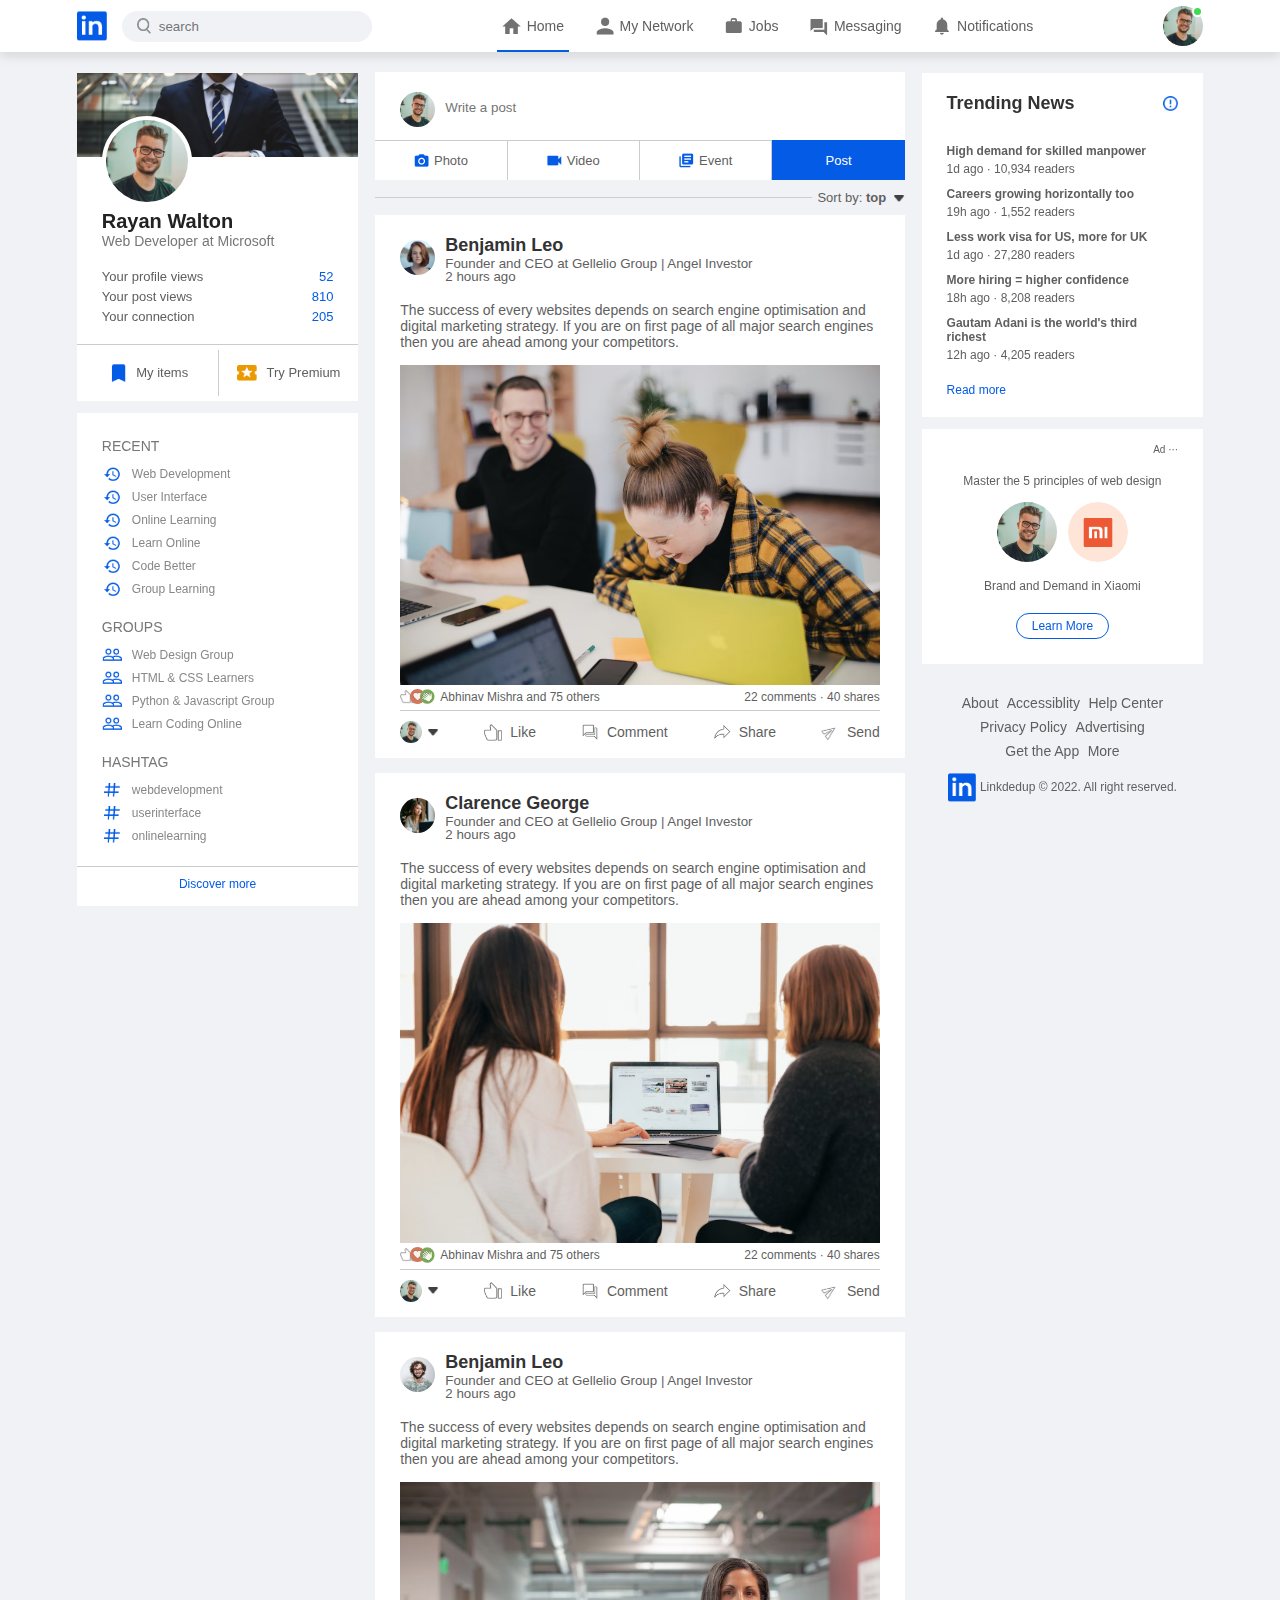
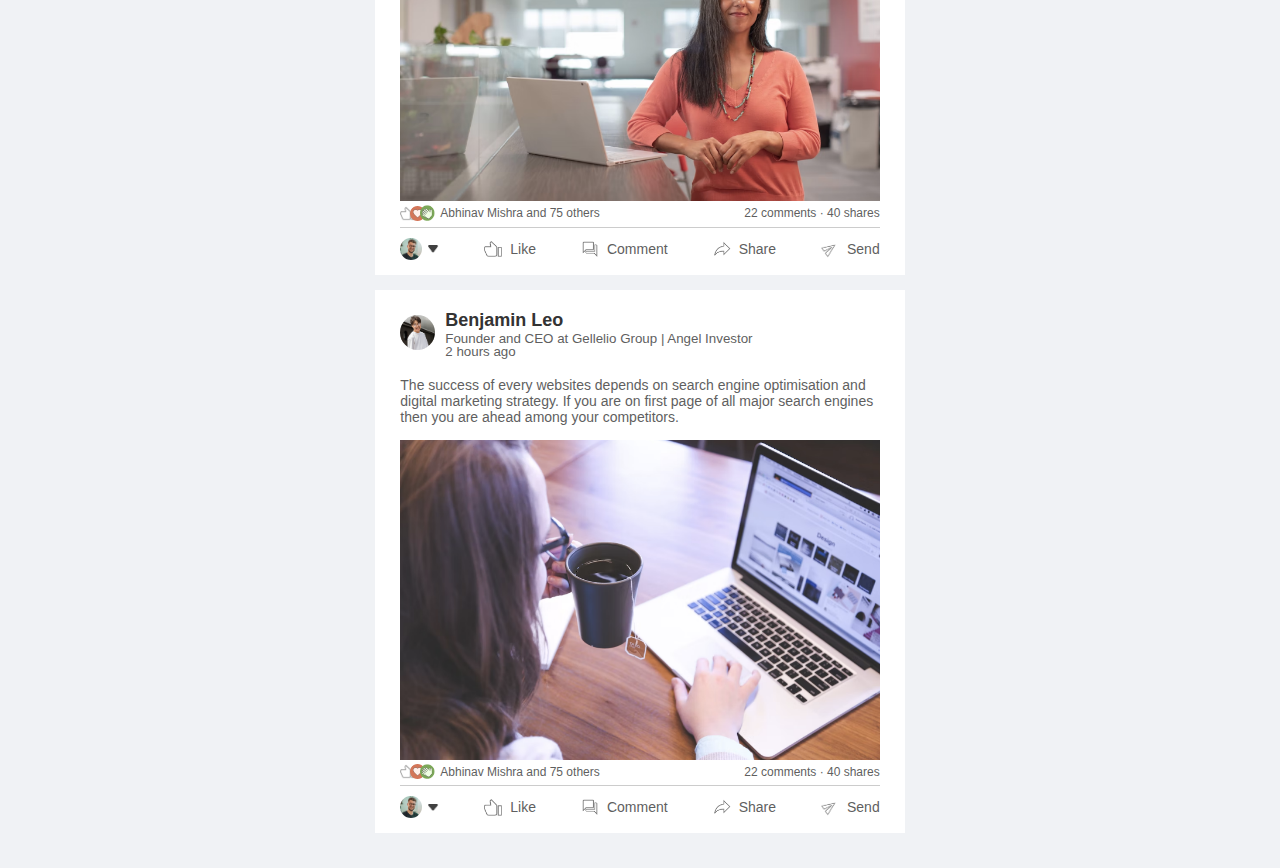
<file: index.html>
<!DOCTYPE html>
<html lang="en">

<head>
    <meta charset="UTF-8">
    <meta http-equiv="X-UA-Compatible" content="IE=edge">
    <meta name="viewport" content="width=device-width, initial-scale=1.0">
    <link rel="shortcut icon" type="x-icon" href="images/logo.png">
    <title>Social Media Website Design</title>

    <link rel="stylesheet" href="style.css">
</head>

<body>

    <div class="navbar">

        <div class="navbar-left">
            <a href="index.html" class="logo"><img src="images/logo.png" alt=""></a>

            <div class="search-box">
                <img src="images/search.png" alt="">
                <input type="text" placeholder="search">
            </div>
        </div>

        <div class="navbar-center">
            <ul>
                <li><a href="index.html" class="active-link"><img src="images/home.png" alt=""><span>Home</span></a>
                </li>
                <li><a href="#"><img src="images/network.png" alt=""><span>My Network</span></a></li>
                <li><a href="#"><img src="images/jobs.png" alt=""><span>Jobs</span></a></li>
                <li><a href="#"><img src="images/message.png" alt=""><span>Messaging</span></a></li>
                <li><a href="#"><img src="images/notification.png" alt=""><span>Notifications</span></a></li>
            </ul>
        </div>

        <div class="navbar-right">
            <div class="online">
                <img src="images/user-1.png" alt="" class="nav-profile-img" onclick="toggleMenu()">
            </div>
        </div>

        <!-- --------------- Profile-drop-down-menu -->
        <div class="profile-menu-wrap" id="profileMenu">
            <div class="profile-menu">
                <div class="user-info">
                    <img src="images/user-1.png" alt="">
                    <div>
                        <h3>Rayan Walton</h3>
                        <a href="profile.html">See your profile</a>
                    </div>
                </div>
                <hr>
                <a href="#" class="profile-menu-link">
                    <img src="images/feedback.png" alt="">
                    <p>Give Feedback</p>
                    <span>></span>
                </a>
                <a href="#" class="profile-menu-link">
                    <img src="images/setting.png" alt="">
                    <p>Setting & Privacy</p>
                    <span>></span>
                </a>
                <a href="#" class="profile-menu-link">
                    <img src="images/help.png" alt="">
                    <p>Help & Support</p>
                    <span>></span>
                </a>
                <a href="#" class="profile-menu-link">
                    <img src="images/display.png" alt="">
                    <p>Display & Accessiblity</p>
                    <span>></span>
                </a>
                <a href="#" class="profile-menu-link">
                    <img src="images/logout.png" alt="">
                    <p>Logout</p>
                    <span>></span>
                </a>
            </div>
        </div>



    </div>

    <!-- ----------------------Navbar End Here---------------------------------- -->

    <div class="container">

        <!-- ---------Left-sidebar------------ -->
        <div class="left-sidebar">
            <div class="sidebar-profile-box">
                <img src="images/cover-pic.png" alt="" width="100%">
                <div class="sidebar-profile-info">
                    <img src="images/user-1.png" alt="">
                    <h1>Rayan Walton</h1>
                    <h3>Web Developer at Microsoft</h3>
                    <ul>
                        <li>Your profile views <span>52</span></li>
                        <li>Your post views <span>810</span></li>
                        <li>Your connection <span>205</span></li>
                    </ul>
                </div>
                <div class="sidebar-profile-link">
                    <a href="#"><img src="images/items.png" alt="">My items</a>
                    <a href="#"><img src="images/premium.png" alt="">Try Premium</a>
                </div>
            </div>
            <div class="sidebar-activity" id="sidebarActivity">
                <h3>RECENT</h3>
                <a href="#"><img src="images/recent.png" alt="">Web Development</a>
                <a href="#"><img src="images/recent.png" alt="">User Interface</a>
                <a href="#"><img src="images/recent.png" alt="">Online Learning</a>
                <a href="#"><img src="images/recent.png" alt="">Learn Online</a>
                <a href="#"><img src="images/recent.png" alt="">Code Better</a>
                <a href="#"><img src="images/recent.png" alt="">Group Learning</a>
                <h3>GROUPS</h3>
                <a href="#"><img src="images/group.png" alt="">Web Design Group</a>
                <a href="#"><img src="images/group.png" alt="">HTML & CSS Learners</a>
                <a href="#"><img src="images/group.png" alt="">Python & Javascript Group</a>
                <a href="#"><img src="images/group.png" alt="">Learn Coding Online</a>
                <h3>HASHTAG</h3>
                <a href="#"><img src="images/hashtag.png" alt="">webdevelopment</a>
                <a href="#"><img src="images/hashtag.png" alt="">userinterface</a>
                <a href="#"><img src="images/hashtag.png" alt="">onlinelearning</a>
                <div class="discover-more-link">
                    <a href="#">Discover more</a>
                </div>
            </div>
            <p id="showMoreLink" onclick="toggleActivity()">Show more <b>+</b></p>
        </div>

        <!-- ---------Main-sidebar------------ -->
        <div class="main-sidebar">

            <div class="create-post">
                <div class="create-post-input">
                    <img src="images/user-1.png" alt="">
                    <textarea name="" id="" rows="2" placeholder="Write a post"></textarea>
                </div>

                <div class="create-post-links">
                    <li><img src="images/photo.png" alt="">Photo</li>
                    <li><img src="images/video.png" alt="">Video</li>
                    <li><img src="images/event.png" alt="">Event</li>
                    <li>Post</li>
                </div>
            </div>

            <div class="sort-by">
                <hr>
                <p>Sort by: <span>top <img src="images/down-arrow.png" alt=""></span></p>
            </div>

            <div class="post">
                <div class="post-author">
                    <img src="images/user-3.png" alt="">
                    <div>
                        <h1>Benjamin Leo</h1>
                        <small>Founder and CEO at Gellelio Group | Angel Investor</small>
                        <small>2 hours ago</small>
                    </div>
                </div>
                <p>The success of every websites depends on search engine optimisation and
                    digital marketing strategy. If you are on first page of all major search engines
                    then you are ahead among your competitors.</p>
                <img src="images/post-image-1.png" alt="" width="100%">

                <div class="post-stats">
                    <div>
                        <img src="images/thumbsup.png" alt="">
                        <img src="images/love.png" alt="">
                        <img src="images/clap.png" alt="">
                        <span class="liked-users">Abhinav Mishra and 75 others</span>
                    </div>
                    <div>
                        <span>22 comments &middot; 40 shares</span>
                    </div>
                </div>
                <div class="post-activity">
                    <div>
                        <img src="images/user-1.png" alt="" class="post-activity-user-icon">
                        <img src="images/down-arrow.png" alt="" class="post-activity-arrow-icon">
                    </div>
                    <div class="post-activity-link">
                        <img src="images/like.png" alt="">
                        <span>Like</span>
                    </div>
                    <div class="post-activity-link">
                        <img src="images/comment.png" alt="">
                        <span>Comment</span>
                    </div>
                    <div class="post-activity-link">
                        <img src="images/share.png" alt="">
                        <span>Share</span>
                    </div>
                    <div class="post-activity-link">
                        <img src="images/send.png" alt="">
                        <span>Send</span>
                    </div>
                </div>
            </div>
            <div class="post">
                <div class="post-author">
                    <img src="images/user-4.png" alt="">
                    <div>
                        <h1>Clarence George</h1>
                        <small>Founder and CEO at Gellelio Group | Angel Investor</small>
                        <small>2 hours ago</small>
                    </div>
                </div>
                <p>The success of every websites depends on search engine optimisation and
                    digital marketing strategy. If you are on first page of all major search engines
                    then you are ahead among your competitors.</p>
                <img src="images/post-image-2.png" alt="" width="100%">

                <div class="post-stats">
                    <div>
                        <img src="images/thumbsup.png" alt="">
                        <img src="images/love.png" alt="">
                        <img src="images/clap.png" alt="">
                        <span class="liked-users">Abhinav Mishra and 75 others</span>
                    </div>
                    <div>
                        <span>22 comments &middot; 40 shares</span>
                    </div>
                </div>
                <div class="post-activity">
                    <div>
                        <img src="images/user-1.png" alt="" class="post-activity-user-icon">
                        <img src="images/down-arrow.png" alt="" class="post-activity-arrow-icon">
                    </div>
                    <div class="post-activity-link">
                        <img src="images/like.png" alt="">
                        <span>Like</span>
                    </div>
                    <div class="post-activity-link">
                        <img src="images/comment.png" alt="">
                        <span>Comment</span>
                    </div>
                    <div class="post-activity-link">
                        <img src="images/share.png" alt="">
                        <span>Share</span>
                    </div>
                    <div class="post-activity-link">
                        <img src="images/send.png" alt="">
                        <span>Send</span>
                    </div>
                </div>
            </div>
            <div class="post">
                <div class="post-author">
                    <img src="images/user-2.png" alt="">
                    <div>
                        <h1>Benjamin Leo</h1>
                        <small>Founder and CEO at Gellelio Group | Angel Investor</small>
                        <small>2 hours ago</small>
                    </div>
                </div>
                <p>The success of every websites depends on search engine optimisation and
                    digital marketing strategy. If you are on first page of all major search engines
                    then you are ahead among your competitors.</p>
                <img src="images/post-image-3.png" alt="" width="100%">

                <div class="post-stats">
                    <div>
                        <img src="images/thumbsup.png" alt="">
                        <img src="images/love.png" alt="">
                        <img src="images/clap.png" alt="">
                        <span class="liked-users">Abhinav Mishra and 75 others</span>
                    </div>
                    <div>
                        <span>22 comments &middot; 40 shares</span>
                    </div>
                </div>
                <div class="post-activity">
                    <div>
                        <img src="images/user-1.png" alt="" class="post-activity-user-icon">
                        <img src="images/down-arrow.png" alt="" class="post-activity-arrow-icon">
                    </div>
                    <div class="post-activity-link">
                        <img src="images/like.png" alt="">
                        <span>Like</span>
                    </div>
                    <div class="post-activity-link">
                        <img src="images/comment.png" alt="">
                        <span>Comment</span>
                    </div>
                    <div class="post-activity-link">
                        <img src="images/share.png" alt="">
                        <span>Share</span>
                    </div>
                    <div class="post-activity-link">
                        <img src="images/send.png" alt="">
                        <span>Send</span>
                    </div>
                </div>
            </div>
            <div class="post">
                <div class="post-author">
                    <img src="images/user-5.png" alt="">
                    <div>
                        <h1>Benjamin Leo</h1>
                        <small>Founder and CEO at Gellelio Group | Angel Investor</small>
                        <small>2 hours ago</small>
                    </div>
                </div>
                <p>The success of every websites depends on search engine optimisation and
                    digital marketing strategy. If you are on first page of all major search engines
                    then you are ahead among your competitors.</p>
                <img src="images/post-image-4.png" alt="" width="100%">

                <div class="post-stats">
                    <div>
                        <img src="images/thumbsup.png" alt="">
                        <img src="images/love.png" alt="">
                        <img src="images/clap.png" alt="">
                        <span class="liked-users">Abhinav Mishra and 75 others</span>
                    </div>
                    <div>
                        <span>22 comments &middot; 40 shares</span>
                    </div>
                </div>
                <div class="post-activity">
                    <div>
                        <img src="images/user-1.png" alt="" class="post-activity-user-icon">
                        <img src="images/down-arrow.png" alt="" class="post-activity-arrow-icon">
                    </div>
                    <div class="post-activity-link">
                        <img src="images/like.png" alt="">
                        <span>Like</span>
                    </div>
                    <div class="post-activity-link">
                        <img src="images/comment.png" alt="">
                        <span>Comment</span>
                    </div>
                    <div class="post-activity-link">
                        <img src="images/share.png" alt="">
                        <span>Share</span>
                    </div>
                    <div class="post-activity-link">
                        <img src="images/send.png" alt="">
                        <span>Send</span>
                    </div>
                </div>
            </div>

        </div>

        <!-- ---------Right-sidebar------------ -->
        <div class="right-sidebar">
            <div class="sidebar-news">
                <img src="images/more.png" alt="" class="info-icon">
                <h3>Trending News</h3>
                <a href="#">High demand for skilled manpower</a>
                <span>1d ago &middot; 10,934 readers</span>
                <a href="#">Careers growing horizontally too</a>
                <span>19h ago &middot; 1,552 readers</span>
                <a href="#">Less work visa for US, more for UK</a>
                <span>1d ago &middot; 27,280 readers</span>
                <a href="#">More hiring = higher confidence</a>
                <span>18h ago &middot; 8,208 readers</span>
                <a href="#">Gautam Adani is the world's third richest</a>
                <span>12h ago &middot; 4,205 readers</span>

                <a href="#" class="read-more-link">Read more</a>
            </div>

            <div class="sidebar-ad">
                <small>Ad &middot;&middot;&middot;</small>
                <p>Master the 5 principles of web design</p>
                <div>
                    <img src="images/user-1.png" alt="">
                    <img src="images/mi-logo.png" alt="">
                </div>
                <b>Brand and Demand in Xiaomi</b>
                <a href="#" class="ad-link">Learn More</a>
            </div>

            <div class="sidebar-useful-links">
                <a href="#">About</a>
                <a href="#">Accessiblity</a>
                <a href="#">Help Center</a>
                <a href="#">Privacy Policy</a>
                <a href="#">Advertising</a>
                <a href="#">Get the App</a>
                <a href="#">More</a>

                <div class="copyright-msg">
                    <img src="images/logo.png" alt="">
                    <p>Linkdedup &#169; 2022. All right reserved.</p>
                </div>
            </div>
        </div>

    </div>

    <script>

        let profileMenu = document.getElementById("profileMenu")

        function toggleMenu() {
            profileMenu.classList.toggle("open-menu")
        }


        // To hide activity
        let sidebarActivity = document.getElementById("sidebarActivity");
        let moreLink = document.getElementById("showMoreLink")


        function toggleActivity() {
            sidebarActivity.classList.toggle("open-activity")

            if (sidebarActivity.classList.contains("open-activity")) {
                moreLink.innerHTML = "Show less <b>-</b>"
            }
            else {
                moreLink.innerHTML = "Show more <b>+</b>"
            }
        }

    </script>
</body>

</html>
</file>
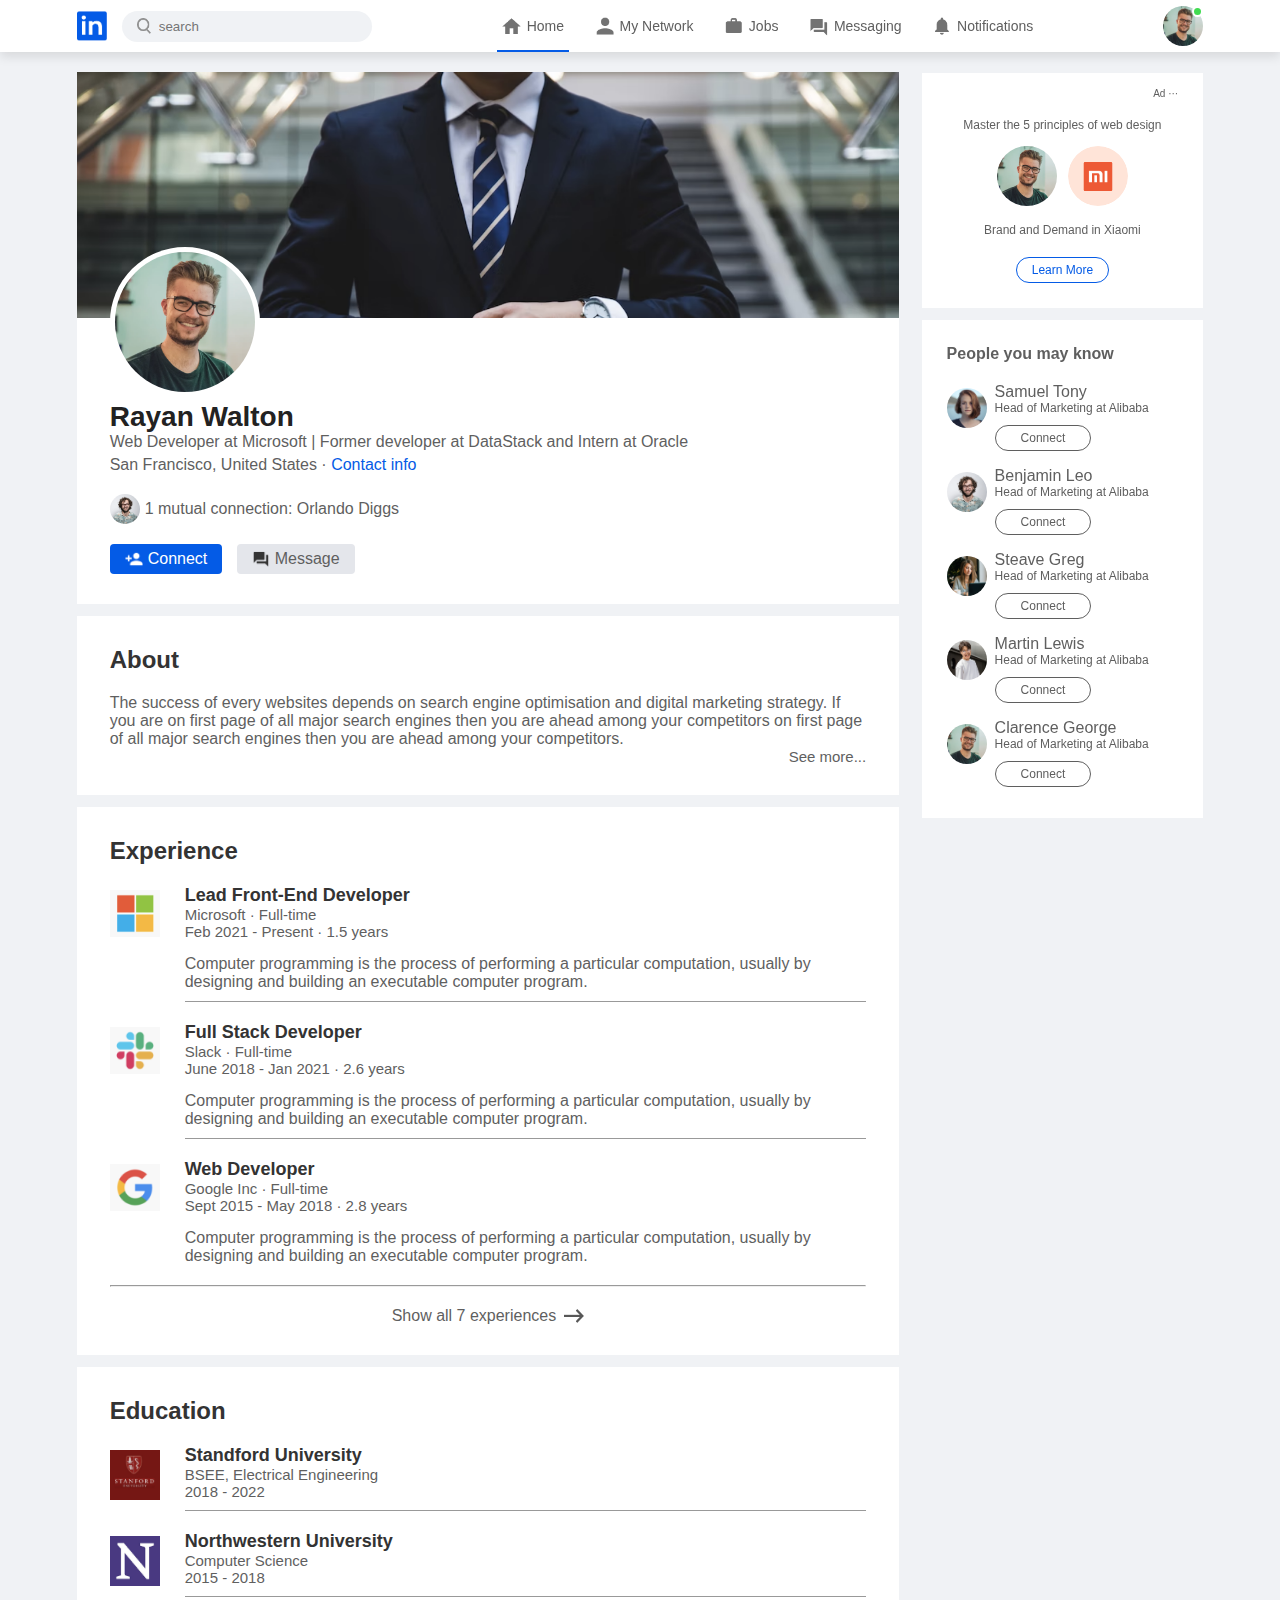
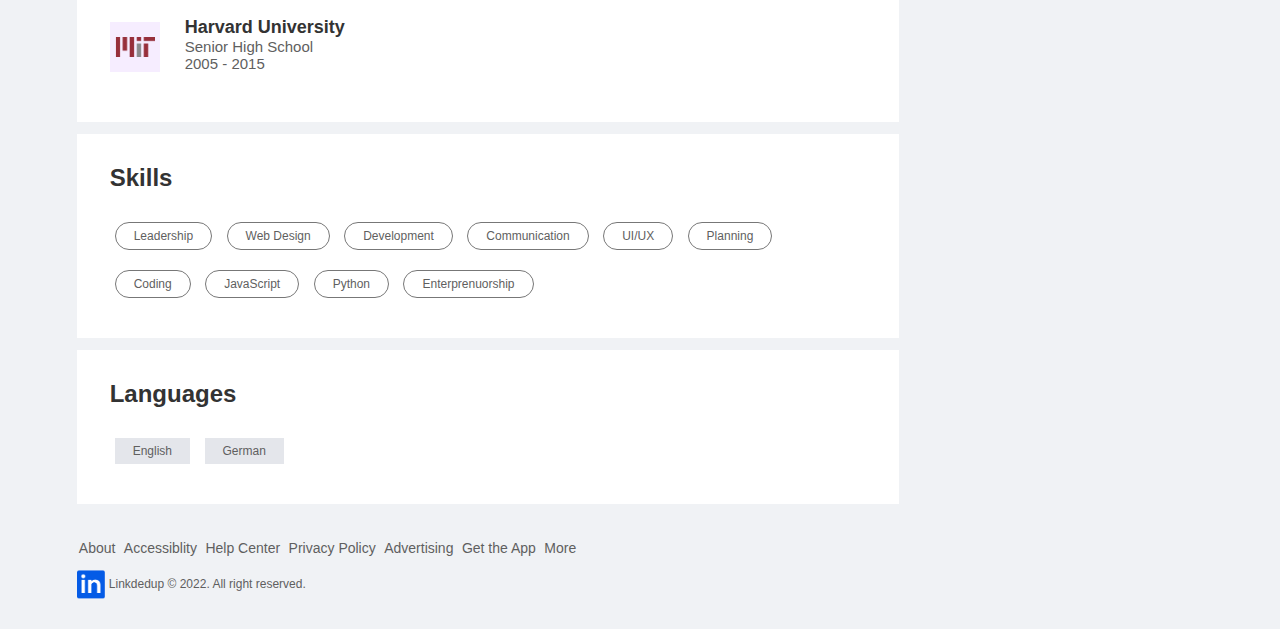
<file: profile.html>
<!DOCTYPE html>
<html lang="en">

<head>
    <meta charset="UTF-8">
    <meta http-equiv="X-UA-Compatible" content="IE=edge">
    <meta name="viewport" content="width=device-width, initial-scale=1.0">
    <title>Social Media Website Design</title>

    <link rel="stylesheet" href="style.css">
</head>

<body>

    <div class="navbar">

        <div class="navbar-left">
            <a href="index.html" class="logo"><img src="images/logo.png" alt=""></a>

            <div class="search-box">
                <img src="images/search.png" alt="">
                <input type="text" placeholder="search">
            </div>
        </div>

        <div class="navbar-center">
            <ul>
                <li><a href="#" class="active-link"><img src="images/home.png" alt=""><span>Home</span></a></li>
                <li><a href="#"><img src="images/network.png" alt=""><span>My Network</span></a></li>
                <li><a href="#"><img src="images/jobs.png" alt=""><span>Jobs</span></a></li>
                <li><a href="#"><img src="images/message.png" alt=""><span>Messaging</span></a></li>
                <li><a href="#"><img src="images/notification.png" alt=""><span>Notifications</span></a></li>
            </ul>
        </div>

        <div class="navbar-right">
            <div class="online">
                <img src="images/user-1.png" alt="" class="nav-profile-img" onclick="toggleMenu()">
            </div>
        </div>

        <!-- --------------- Profile-drop-down-menu -->
        <div class="profile-menu-wrap" id="profileMenu">
            <div class="profile-menu">
                <div class="user-info">
                    <img src="images/user-1.png" alt="">
                    <div>
                        <h3>Rayan Walton</h3>
                        <a href="profile.html">See your profile</a>
                    </div>
                </div>
                <hr>
                <a href="#" class="profile-menu-link">
                    <img src="images/feedback.png" alt="">
                    <p>Give Feedback</p>
                    <span>></span>
                </a>
                <a href="#" class="profile-menu-link">
                    <img src="images/setting.png" alt="">
                    <p>Setting & Privacy</p>
                    <span>></span>
                </a>
                <a href="#" class="profile-menu-link">
                    <img src="images/help.png" alt="">
                    <p>Help & Support</p>
                    <span>></span>
                </a>
                <a href="#" class="profile-menu-link">
                    <img src="images/display.png" alt="">
                    <p>Display & Accessiblity</p>
                    <span>></span>
                </a>
                <a href="#" class="profile-menu-link">
                    <img src="images/logout.png" alt="">
                    <p>Logout</p>
                    <span>></span>
                </a>
            </div>
        </div>



    </div>

    <!-- ----------------------Navbar End Here---------------------------------- -->

    <div class="container">

        <!-- --------------- Profile Main -->
        <div class="profile-main">
            <div class="profile-container">
                <img src="images/cover-pic.png" alt="" width="100%">
                <div class="profile-container-inner">
                    <img src="images/user-1.png" alt="" class="profile-pic">
                    <h1>Rayan Walton</h1>
                    <b>Web Developer at Microsoft | Former developer at DataStack and Intern at Oracle</b>
                    <p>San Francisco, United States &middot; <a href="#">Contact info</a></p>
                    <div class="mutual-connection">
                        <img src="images/user-2.png" alt="">
                        <span>1 mutual connection: Orlando Diggs</span>
                    </div>
                    <div class="profile-btn">
                        <a href="#" class="primary-btn"><img src="images/connect.png" alt="">Connect</a>
                        <a href="#"><img src="images/chat.png" alt="">Message</a>
                    </div>
                </div>
            </div>

            <!-- About -->
            <div class="profile-description">
                <h2>About</h2>
                <p>The success of every websites depends on search engine optimisation and digital
                    marketing strategy. If you are on first page of all major search engines then you
                    are ahead among your competitors on first page of all major search engines then you
                    are ahead among your competitors.</p>
                <a href="#" class="see-more-link">See more...</a>
            </div>

            <!-- Experience -->
            <div class="profile-description">
                <h2>Experience</h2>
                <div class="profile-desc-row">
                    <img src="images/microsoft.png" alt="">
                    <div>
                        <h3>Lead Front-End Developer</h3>
                        <b>Microsoft &middot; Full-time</b>
                        <b>Feb 2021 - Present &middot; 1.5 years</b>
                        <p>Computer programming is the process of performing a particular
                            computation, usually by designing and building an executable computer
                            program.</p>
                        <hr>
                    </div>
                </div>
                <div class="profile-desc-row">
                    <img src="images/slack.png" alt="">
                    <div>
                        <h3>Full Stack Developer</h3>
                        <b>Slack &middot; Full-time</b>
                        <b>June 2018 - Jan 2021 &middot; 2.6 years</b>
                        <p>Computer programming is the process of performing a particular
                            computation, usually by designing and building an executable computer
                            program.</p>
                        <hr>
                    </div>
                </div>
                <div class="profile-desc-row">
                    <img src="images/google.png" alt="">
                    <div>
                        <h3>Web Developer</h3>
                        <b>Google Inc &middot; Full-time</b>
                        <b>Sept 2015 - May 2018 &middot; 2.8 years</b>
                        <p>Computer programming is the process of performing a particular
                            computation, usually by designing and building an executable computer
                            program.</p>
                    </div>
                </div>
                <hr>
                <a href="#" class="experience-link">Show all 7 experiences <img src="images/right-arrow.png" alt=""></a>
            </div>


            <!-- Education -->
            <div class="profile-description">
                <h2>Education</h2>
                <div class="profile-desc-row">
                    <img src="images/stanford.png" alt="">
                    <div>
                        <h3>Standford University</h3>
                        <b>BSEE, Electrical Engineering</b>
                        <b>2018 - 2022</b>
                        <hr>
                    </div>
                </div>
                <div class="profile-desc-row">
                    <img src="images/north.png" alt="">
                    <div>
                        <h3>Northwestern University</h3>
                        <b>Computer Science</b>
                        <b>2015 - 2018</b>
                        <hr>
                    </div>
                </div>
                <div class="profile-desc-row">
                    <img src="images/mit.png" alt="">
                    <div>
                        <h3>Harvard University</h3>
                        <b>Senior High School</b>
                        <b>2005 - 2015</b>
                    </div>
                </div>
            </div>


            <!-- Skills -->
            <div class="profile-description">
                <h2>Skills</h2>
                <a href="#" class="skills-btn">Leadership</a>
                <a href="#" class="skills-btn">Web Design</a>
                <a href="#" class="skills-btn">Development</a>
                <a href="#" class="skills-btn">Communication</a>
                <a href="#" class="skills-btn">UI/UX</a>
                <a href="#" class="skills-btn">Planning</a>
                <a href="#" class="skills-btn">Coding</a>
                <a href="#" class="skills-btn">JavaScript</a>
                <a href="#" class="skills-btn">Python</a>
                <a href="#" class="skills-btn">Enterprenuorship</a>
            </div>


            <!-- Languages -->
            <div class="profile-description">
                <h2>Languages</h2>
                <a href="#" class="language-btn">English</a>
                <a href="#" class="language-btn">German</a>
            </div>



        </div>
        <!-- ------------- Profile Sidebar -->
        <div class="profile-sidebar">

            <div class="sidebar-ad">
                <small>Ad &middot;&middot;&middot;</small>
                <p>Master the 5 principles of web design</p>
                <div>
                    <img src="images/user-1.png" alt="">
                    <img src="images/mi-logo.png" alt="">
                </div>
                <b>Brand and Demand in Xiaomi</b>
                <a href="#" class="ad-link">Learn More</a>
            </div>

            <div class="sidebar-people">
                <h3>People you may know</h3>
                <div class="sidebar-people-row">
                    <img src="images/user-3.png" alt="">
                    <div>
                        <h2>Samuel Tony</h2>
                        <p>Head of Marketing at Alibaba</p>
                        <a href="#">Connect</a>
                    </div>
                </div>
                <div class="sidebar-people-row">
                    <img src="images/user-2.png" alt="">
                    <div>
                        <h2>Benjamin Leo</h2>
                        <p>Head of Marketing at Alibaba</p>
                        <a href="#">Connect</a>
                    </div>
                </div>
                <div class="sidebar-people-row">
                    <img src="images/user-4.png" alt="">
                    <div>
                        <h2>Steave Greg</h2>
                        <p>Head of Marketing at Alibaba</p>
                        <a href="#">Connect</a>
                    </div>
                </div>
                <div class="sidebar-people-row">
                    <img src="images/user-5.png" alt="">
                    <div>
                        <h2>Martin Lewis</h2>
                        <p>Head of Marketing at Alibaba</p>
                        <a href="#">Connect</a>
                    </div>
                </div>
                <div class="sidebar-people-row">
                    <img src="images/user-1.png" alt="">
                    <div>
                        <h2>Clarence George</h2>
                        <p>Head of Marketing at Alibaba</p>
                        <a href="#">Connect</a>
                    </div>
                </div>
            </div>
        </div>
    </div>

    <div class="profile-footer">

        <div class="sidebar-useful-links">
            <a href="#">About</a>
            <a href="#">Accessiblity</a>
            <a href="#">Help Center</a>
            <a href="#">Privacy Policy</a>
            <a href="#">Advertising</a>
            <a href="#">Get the App</a>
            <a href="#">More</a>

            <div class="copyright-msg">
                <img src="images/logo.png" alt="">
                <p>Linkdedup &#169; 2022. All right reserved.</p>
            </div>
        </div>
    </div>

    <script>

        let profileMenu = document.getElementById("profileMenu")

        function toggleMenu() {
            profileMenu.classList.toggle("open-menu")
        }

    </script>
</body>

</html>



<!-- If you want to upload this project on netlify then use root 
 for define color and then image for the title -->
</file>
<file: style.css>
* {
    margin: 0px;
    padding: 0px;
    box-sizing: border-box;
    font-family: "Poppins", sans-serif;
}

body {
    background: #f0f2f5;
    color: #5f5f5f;
}

a {
    text-decoration: none;
    color: #5f5f5f;
}

.navbar {
    display: flex;
    align-items: center;
    justify-content: space-between;
    background-color: #fff;
    padding: 6px 6%;
    position: sticky;
    top: 0;
    z-index: 100;
    box-shadow: 0 5px 10px rgba(0, 0, 0, 0.1);
}

.logo img {
    width: 30px;
    margin-right: 15px;
    display: block;
}

.navbar-center ul li {
    list-style: none;
    display: inline-block;
}

.navbar-center ul li a {
    display: flex;
    align-items: center;
    font-size: 14px;
    margin: 5px 8px;
    padding-right: 5px;
    position: relative;
}

.navbar-center ul li a::after {
    content: "";
    position: absolute;
    width: 0%;
    height: 2px;
    bottom: -11px;
    transition: width 0.3s ease-in;
    background-color: #045BE6;
}

.navbar-center ul li a:hover::after,
.navbar-center ul li a.active-link::after {
    width: 100%;
}

.navbar-center ul li a img {
    width: 30px;
}


.nav-profile-img {
    width: 40px;
    border-radius: 50%;
    display: block;
    cursor: pointer;
    position: relative;
}

.online {
    position: relative;
}

.online::after {
    content: "";
    position: absolute;
    width: 7px;
    height: 7px;
    border: 2px solid #fff;
    border-radius: 50%;
    right: 0px;
    top: 0px;
    background-color: #41db51;
}

.search-box {
    background-color: #f0f2f5;
    width: 250px;
    border-radius: 20px;
    display: flex;
    align-items: center;
    padding: 0 15px;
}

.navbar-left {
    display: flex;
    align-items: center;
}

.search-box img {
    width: 14px;
}

.search-box input {
    width: 100%;
    background-color: transparent;
    padding: 8px;
    outline: none;
    border: none;
}


/* ----------------------Navbar End Here---------------------------------- */


.container {
    padding: 20px 6%;
    display: flex;
    flex-wrap: wrap;
    justify-content: space-between;
}

/* ----------- Left-sidebar------------ */
.left-sidebar {
    flex-basis: 25%;
    align-self: flex-start;
    position: sticky;
    top: 73px;
}

.sidebar-profile-box {
    background-color: white;
}

.sidebar-profile-info {
    padding: 0 25px;
}

.sidebar-profile-info img {
    width: 90px;
    border-radius: 50%;
    background: white;
    padding: 4px;
    margin-top: -45px;
}

.sidebar-profile-info h1 {
    font-size: 20px;
    font-weight: 600;
    color: #222;
}

.sidebar-profile-info h3 {
    font-size: 14px;
    font-weight: 500;
    color: #777;
}

.sidebar-profile-info ul {
    margin: 20px 0;
}

.sidebar-profile-info ul li {
    list-style: none;
    width: 100%;
    margin: 5px 0;
    font-size: 13px;
}

.sidebar-profile-info ul li span {
    float: right;
    color: #045be6;
}

.sidebar-profile-link {
    display: flex;
    align-items: center;
    border-top: 1px solid #ccc;
}

.sidebar-profile-link a {
    flex-basis: 50%;
    display: flex;
    align-items: center;
    justify-content: center;
    padding: 15px 0;
    font-size: 13px;
    border-left: 1px solid #ccc;
}

.sidebar-profile-link a:first-child {
    border-left: 0;
}

.sidebar-profile-link a img {
    width: 20px;
    margin-right: 10px;
}

.sidebar-activity {
    background-color: white;
    padding: 5px 25px;
    margin: 12px 0;
}

.sidebar-activity h3 {
    color: #777;
    font-size: 14px;
    font-weight: 500;
    margin: 20px 0 10px;
}

.sidebar-activity a {
    display: flex;
    align-items: center;
    font-size: 12px;
    font-weight: 500;
    color: #888;
    margin: 3px 0;
}

.sidebar-activity a img {
    width: 20px;
    margin-right: 10px;
}

.discover-more-link {
    border-top: 1px solid #ccc;
    text-align: center;
    margin-top: 20px;
    margin-left: -25px;
    margin-right: -25px;
}

.discover-more-link a {
    color: #045be6;
    display: inline-block;
    margin: 10px 0;
}

/* ----------- Right-sidebar------------ */
.right-sidebar {
    flex-basis: 25%;
    align-self: flex-start;
    position: sticky;
    top: 73px;
}

.sidebar-news {
    background-color: #fff;
    padding: 10px 25px;
}

.info-icon {
    width: 15px;
    float: right;
    margin-top: 13px;
}

.sidebar-news h3 {
    font-size: 18px;
    font-weight: 600;
    color: #333;
    margin: 10px 0 30px;
}

.sidebar-news a {
    display: block;
    font-size: 12px;
    font-weight: 600;
    margin-top: 10px;
    margin-bottom: 1px;
}

.sidebar-news span {
    font-size: 12px;
}

.sidebar-news .read-more-link {
    color: #045be6;
    font-weight: 500;
    margin: 20px 0 10px;
}

.sidebar-ad {
    background-color: #fff;
    padding: 15px 25px;
    text-align: center;
    margin: 12px 0;
    font-size: 12px;
}

.sidebar-ad img {
    width: 60px;
    border-radius: 50%;
    margin: 4px;
}

.sidebar-ad small {
    float: right;
    font-weight: 500;
}

.sidebar-ad p {
    margin-top: 30px;
    margin-bottom: 10px;
}

.sidebar-ad b {
    display: block;
    font-weight: 500;
    margin-top: 10px;
}

.ad-link {
    display: inline-block;
    border: 1px solid #045be6;
    border-radius: 30px;
    padding: 5px 15px;
    color: #045be6;
    font-weight: 500;
    margin: 20px auto 10px;
}

.sidebar-useful-links {
    padding: 15px 25px;
    text-align: center;
}

.sidebar-useful-links a {
    display: inline-block;
    font-size: 14px;
    margin: 4px 2px;
}

.copyright-msg {
    display: flex;
    align-items: center;
    justify-content: center;
    font-size: 12px;
    margin-top: 10px;
    font-weight: 500;
}

.copyright-msg img {
    width: 28px;
    margin-right: 4px;
}








/* ----------- Main-sidebar------------ */
.main-sidebar {
    flex-basis: 47%;
}

.create-post {
    background-color: #fff;
}

.create-post-input {
    padding: 20px 25px 10px;
    display: flex;
    align-items: flex-start;
}

.create-post-input img {
    width: 35px;
    border-radius: 50%;
    margin-right: 10px;
}

.create-post-input textarea {
    width: 100%;
    border: 0;
    outline: 0;
    resize: none;
    background-color: transparent;
    margin-top: 8px;
}

::placeholder {
    font-weight: 500;
}

.create-post-links {
    display: flex;
    align-items: flex-start;
}

.create-post-links li {
    list-style: none;
    border-top: 1px solid #ccc;
    border-right: 1px solid #ccc;
    flex-basis: 25%;
    height: 40px;
    font-size: 13px;
    display: flex;
    align-items: center;
    justify-content: center;
    cursor: pointer;
}

.create-post-links li img {
    width: 15px;
    margin-right: 5px;
}

.create-post-links li:last-child {
    background-color: #045be6;
    color: #fff;
    border-top: 0;
    border-right: 0;
}

.sort-by {
    display: flex;
    align-items: center;
    margin: 10px 0
}

.sort-by hr {
    flex: 1;
    border: 0;
    height: 1px;
    background-color: #ccc;
}

.sort-by p {
    font-size: 13px;
    padding-left: 5px;
}

.sort-by p span {
    font-weight: 600;
    cursor: pointer;
}

.sort-by p span img {
    width: 12px;
    margin-left: 3px;
}

.post {
    background-color: #fff;
    padding: 20px 25px 5px;
    margin: 5px 0 15px;
}

.post-author {
    display: flex;
    align-items: flex-start;
    margin-bottom: 20px;
}

.post-author img {
    width: 35px;
    border-radius: 50%;
    margin-right: 10px;
    margin-top: 5px;
}

.post-author h1 {
    font-size: 18px;
    font-weight: 600;
    color: #333;
}

.post-author small {
    display: block;
    margin-bottom: -2px;
}

.post p {
    font-size: 14px;
    margin-bottom: 15px;
}

.post-stats {
    display: flex;
    flex-wrap: wrap;
    align-items: center;
    justify-content: space-between;
    font-size: 12px;
    border-bottom: 1px solid #ccc;
    padding-bottom: 6px;
}

.post-stats div {
    display: flex;
    align-items: center;
}

.post-stats img {
    width: 15px;
    margin-right: -5px;
}

.liked-users {
    margin-left: 10px;
}

.post-activity {
    display: flex;
    align-items: center;
    justify-content: space-between;
    padding: 10px 0;
    font-size: 14px;
    font-weight: 500;
}

.post-activity div {
    display: flex;
    align-items: center;
}

.post-activity-user-icon {
    width: 22px;
    border-radius: 50%;
}

.post-activity-arrow-icon {
    width: 12px;
    margin-left: 5px;
}

.post-activity-link img {
    width: 18px;
    margin-right: 8px;
}



/* --------------------- Profile-drop-down-menu */

.profile-menu-wrap {
    position: absolute;
    top: 100%;
    right: 5%;
    width: 320px;
    max-height: 0;
    overflow: hidden;
    transition: max-height 0.5s;
}

.profile-menu-wrap.open-menu {
    max-height: 400px;
}

.profile-menu {
    background-color: #222;
    color: #fff;
    padding: 20px;
    margin: 10px;
}

.user-info {
    display: flex;
    align-items: center;
}

.user-info img {
    width: 50px;
    border-radius: 50%;
    margin-right: 15px;
}

.user-info h3 {
    font-weight: 500;
    margin-bottom: -1px;
}

.user-info a {
    color: #c9dbf8;
    font-size: 13px;
}

.profile-menu hr {
    border: 0;
    height: 1px;
    width: 100%;
    background-color: #fff;
    margin: 15px 0 10px;
}

.profile-menu-link {
    display: flex;
    align-items: center;
    color: #fff;
    margin: 12px 0;
    font-size: 14px;
}

.profile-menu-link p {
    width: 100%;
}

.profile-menu-link img {
    width: 35px;
    border-radius: 50%;
    margin-right: 15px;
}


/* ------------------------------ Profile Page */

/* <!-- --------------- Profile Main --> */
.profile-main {
    flex-basis: 73%;
}


.profile-container {
    background-color: #fff;
}

.profile-container-inner {
    padding: 0 4% 10px;
}

.profile-pic {
    width: 150px;
    border-radius: 50%;
    margin-top: -75px;
    padding: 5px;
    background-color: #fff;
}

.profile-container h1 {
    font-size: 28px;
    font-weight: 600;
    color: #222;
}

.profile-container b {
    font-weight: 500;
}

.profile-container p {
    margin-top: 5px;
}

.profile-container p a {
    color: #045BE6;
    font-weight: 500;
}

.mutual-connection {
    display: flex;
    align-items: center;
    margin: 20px 0;
}

.mutual-connection img {
    width: 30px;
    border-radius: 50%;
    margin-right: 5px;
}

.profile-btn {
    margin: 20px 0;
}

.profile-btn a {
    display: inline-flex;
    align-items: center;
    background-color: #e4e6eb;
    padding: 6px 15px;
    border-radius: 4px;
    margin-right: 10px;
}

.profile-btn a img {
    width: 18px;
    margin-right: 5px;
}

.profile-btn .primary-btn {
    background-color: #045BE6;
    color: #fff;
}

.profile-description {
    background-color: #fff;
    margin: 12px 0;
    padding: 20px 4% 30px;
}

.profile-description h2 {
    color: #333;
    margin: 10px 0 20px;
    font-weight: 600;
}

.see-more-link {
    display: block;
    text-align: right;
    font-size: 15px;
}

.profile-desc-row {
    display: flex;
    align-items: flex-start;
    margin: 20px 0;
}

.profile-desc-row img {
    width: 50px;
    margin-right: 25px;
    margin-top: 5px;
}

.profile-desc-row div {
    width: 100%;
}

.profile-desc-row h3 {
    font-size: 18px;
    font-weight: 600;
    color: #333;
}

.profile-desc-row b {
    display: block;
    font-weight: 500;
    font-size: 15px;
}

.profile-desc-row p {
    margin-top: 15px;
}

.profile-desc-row hr {
    border: 0;
    border-bottom: 1px solid #999;
    margin-top: 10px;
}

.experience-link {
    display: flex;
    align-items: center;
    justify-content: center;
    padding-top: 20px;
    font-weight: 500;
}

.experience-link img {
    width: 20px;
    margin-left: 8px;
}

.skills-btn {
    display: inline-block;
    margin: 10px 5px;
    padding: 6px 18px;
    border: 1px solid #777;
    border-radius: 30px;
    font-size: 12px;
    font-weight: 500;
}

.language-btn {
    display: inline-block;
    margin: 10px 5px;
    padding: 6px 18px;
    background-color: #e4e6eb;
    font-size: 12px;
    font-weight: 500;
}




/* <!-- ------------- Profile Sidebar --> */
.profile-sidebar {
    flex-basis: 25%;
    align-self: flex-start;
    position: sticky;
    top: 73px;
}

.profile-sidebar .sidebar-ad {
    margin: 0;
}

.sidebar-people {
    background-color: #fff;
    padding: 15px 25px;
    margin: 12px 0;
    font-size: 12px;
}

.sidebar-people h3 {
    font-size: 16px;
    font-weight: 600;
    margin: 10px 0 20px;
}

.sidebar-people-row {
    display: flex;
    align-items: flex-start;
    margin: 6px 0;
}

.sidebar-people-row img {
    width: 40px;
    border-radius: 50%;
    margin-right: 8px;
    margin-top: 5px;
}

.sidebar-people-row h2 {
    font-weight: 500;
    font-size: 16px;
}

.sidebar-people-row a {
    display: inline-block;
    margin: 10px 0;
    padding: 5px 25px;
    border: 1px solid #5f5f5f;
    border-radius: 30px;
    font-weight: 500;
}

.profile-footer {
    padding: 0 6% 30px;
}

.profile-footer .sidebar-useful-links {
    text-align: left;
    padding: 0;
}

.profile-footer .copyright-msg {
    justify-content: flex-start;
}

#showMoreLink {
    display: none;
}


/* --------------------------------- Media Queries */

@media only screen and (max-width:600px) {
    .search-box {
        background-color: transparent;
        width: auto;
        padding: 0;
    }

    .search-box input {
        width: 0;
        padding: 0;
    }

    .navbar-center ul li a span {
        display: none;
    }

    .navbar-center ul li a {
        padding-right: 0;
        margin: 5px;
    }

    .nav-profile-img {
        width: 30px;
    }

    .container {
        padding: 15px 3%;
    }

    .left-sidebar,
    .right-sidebar {
        flex-basis: 100%;
        top: unset;
        position: relative;
    }

    .main-sidebar {
        flex-basis: 100%;
    }

    .post-stats div {
        margin: 2px 0px;
    }

    .post-activity-link span {
        display: none;
    }

    .post-activity-link img {
        margin-right: 0;
    }

    .profile-main,
    .profile-sidebar {
        flex-basis: 100%;
    }

    .profile-container {
        font-size: 14px;
    }

    .profile-pic {
        width: 100px;
        margin-top: -50px;
    }

    .profile-container-inner h1 {
        margin-bottom: 15px;
    }

    .see-more-link {
        margin-top: 10px;
    }

    .profile-description {
        font-size: 14px;
    }

    #showMoreLink {
        display: block;
        margin: 10px auto;
        font-size: 14px;
        width: fit-content;
        cursor: pointer;
    }

    .sidebar-activity {
        display: none;
    }

    .sidebar-activity.open-activity {
        display: block;
    }
}
</file>
